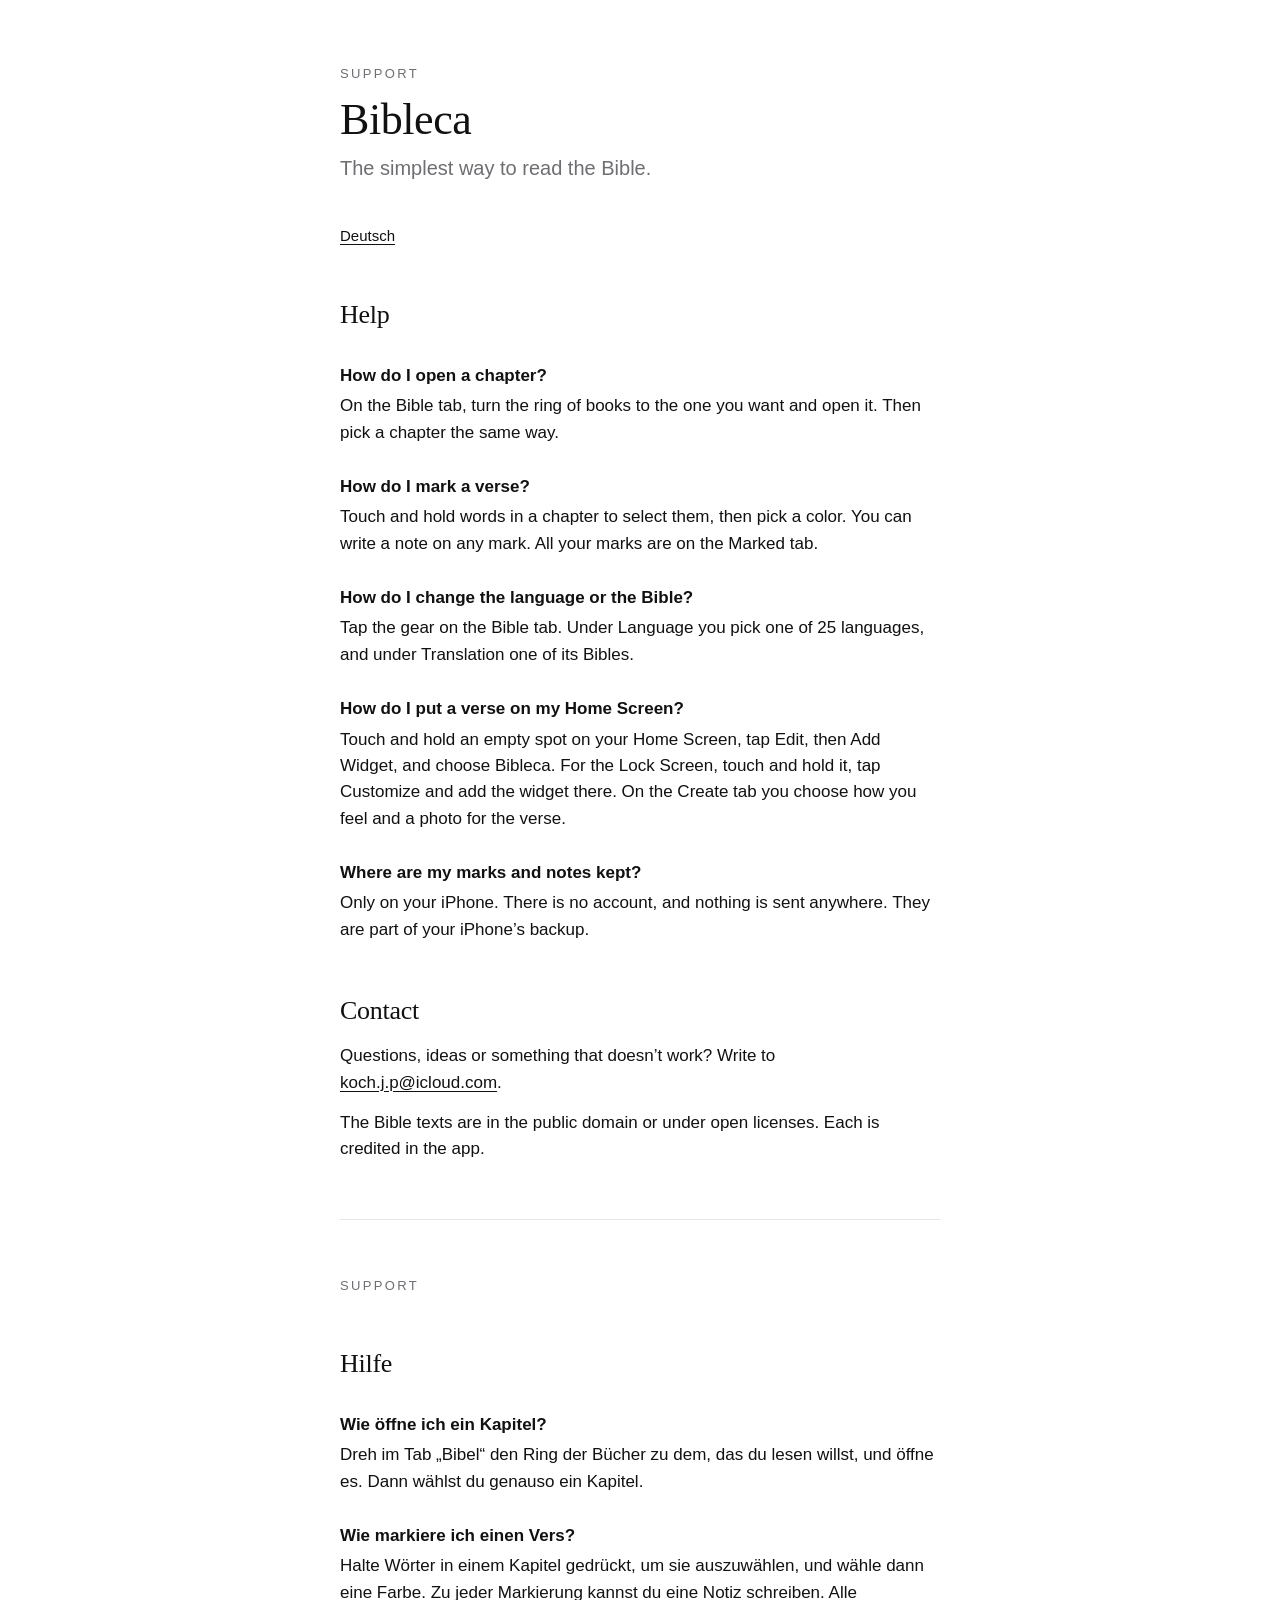
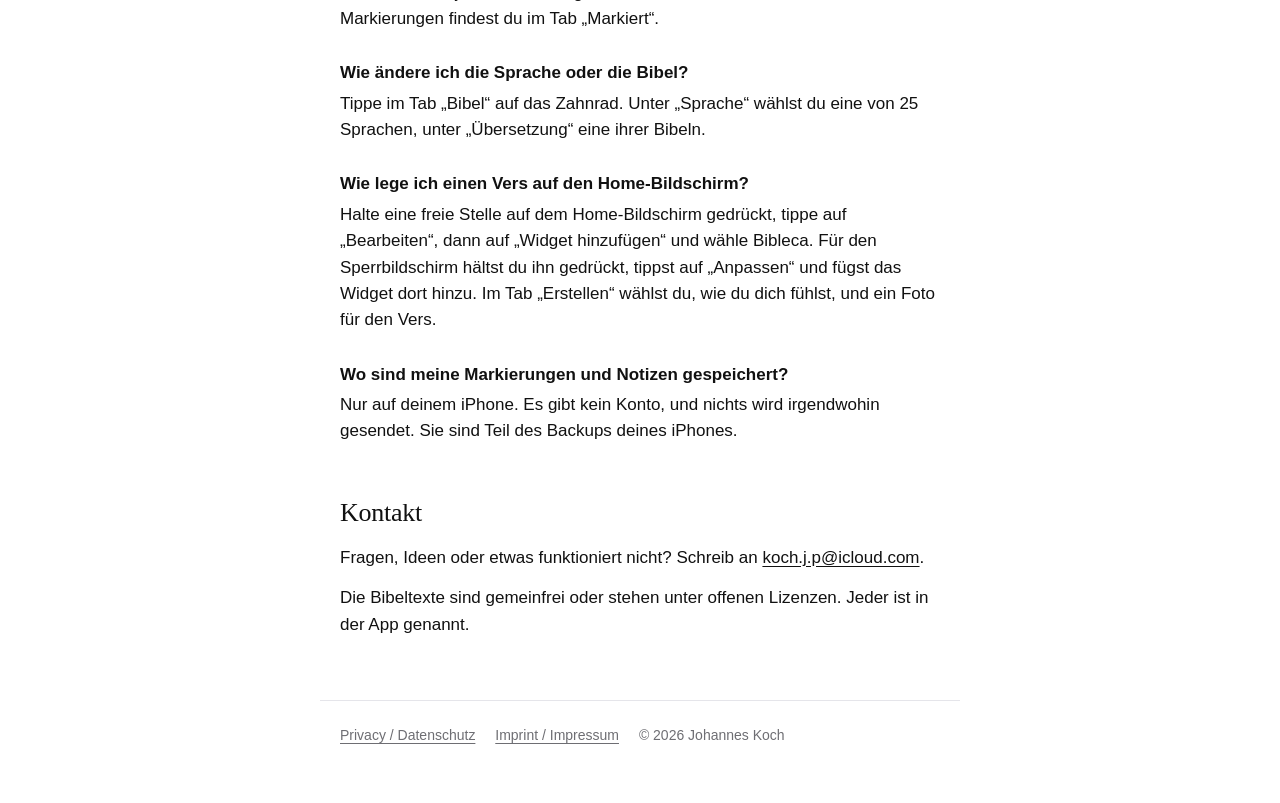
<file: index.html>
<!doctype html>
<html lang="en">
<head>
  <meta charset="utf-8">
  <meta name="viewport" content="width=device-width, initial-scale=1">
  <title>Bibleca – Support</title>
  <meta name="description" content="Bibleca, the simplest way to read the Bible. Help and contact.">
  <link rel="stylesheet" href="style.css">
</head>
<body>
<main>
  <p class="eyebrow">Support</p>
  <h1>Bibleca</h1>
  <p class="lead">The simplest way to read the Bible.</p>
  <nav class="lang"><a href="#de">Deutsch</a></nav>

  <h2>Help</h2>

  <h3>How do I open a chapter?</h3>
  <p>On the Bible tab, turn the ring of books to the one you want and open it. Then pick a chapter the same way.</p>

  <h3>How do I mark a verse?</h3>
  <p>Touch and hold words in a chapter to select them, then pick a color. You can write a note on any mark. All your marks are on the Marked tab.</p>

  <h3>How do I change the language or the Bible?</h3>
  <p>Tap the gear on the Bible tab. Under Language you pick one of 25 languages, and under Translation one of its Bibles.</p>

  <h3>How do I put a verse on my Home Screen?</h3>
  <p>Touch and hold an empty spot on your Home Screen, tap Edit, then Add Widget, and choose Bibleca. For the Lock Screen, touch and hold it, tap Customize and add the widget there. On the Create tab you choose how you feel and a photo for the verse.</p>

  <h3>Where are my marks and notes kept?</h3>
  <p>Only on your iPhone. There is no account, and nothing is sent anywhere. They are part of your iPhone’s backup.</p>

  <h2>Contact</h2>
  <p>Questions, ideas or something that doesn’t work? Write to <a href="mailto:koch.j.p@icloud.com">koch.j.p@icloud.com</a>.</p>

  <p>The Bible texts are in the public domain or under open licenses. Each is credited in the app.</p>

  <hr id="de">

  <p class="eyebrow">Support</p>
  <h2 lang="de">Hilfe</h2>
  <div lang="de">
    <h3>Wie öffne ich ein Kapitel?</h3>
    <p>Dreh im Tab „Bibel“ den Ring der Bücher zu dem, das du lesen willst, und öffne es. Dann wählst du genauso ein Kapitel.</p>

    <h3>Wie markiere ich einen Vers?</h3>
    <p>Halte Wörter in einem Kapitel gedrückt, um sie auszuwählen, und wähle dann eine Farbe. Zu jeder Markierung kannst du eine Notiz schreiben. Alle Markierungen findest du im Tab „Markiert“.</p>

    <h3>Wie ändere ich die Sprache oder die Bibel?</h3>
    <p>Tippe im Tab „Bibel“ auf das Zahnrad. Unter „Sprache“ wählst du eine von 25 Sprachen, unter „Übersetzung“ eine ihrer Bibeln.</p>

    <h3>Wie lege ich einen Vers auf den Home-Bildschirm?</h3>
    <p>Halte eine freie Stelle auf dem Home-Bildschirm gedrückt, tippe auf „Bearbeiten“, dann auf „Widget hinzufügen“ und wähle Bibleca. Für den Sperrbildschirm hältst du ihn gedrückt, tippst auf „Anpassen“ und fügst das Widget dort hinzu. Im Tab „Erstellen“ wählst du, wie du dich fühlst, und ein Foto für den Vers.</p>

    <h3>Wo sind meine Markierungen und Notizen gespeichert?</h3>
    <p>Nur auf deinem iPhone. Es gibt kein Konto, und nichts wird irgendwohin gesendet. Sie sind Teil des Backups deines iPhones.</p>

    <h2>Kontakt</h2>
    <p>Fragen, Ideen oder etwas funktioniert nicht? Schreib an <a href="mailto:koch.j.p@icloud.com">koch.j.p@icloud.com</a>.</p>

    <p>Die Bibeltexte sind gemeinfrei oder stehen unter offenen Lizenzen. Jeder ist in der App genannt.</p>
  </div>
</main>
<footer>
  <a href="privacy.html">Privacy / Datenschutz</a>
  <a href="imprint.html">Imprint / Impressum</a>
  <span>© 2026 Johannes Koch</span>
</footer>
</body>
</html>
</file>
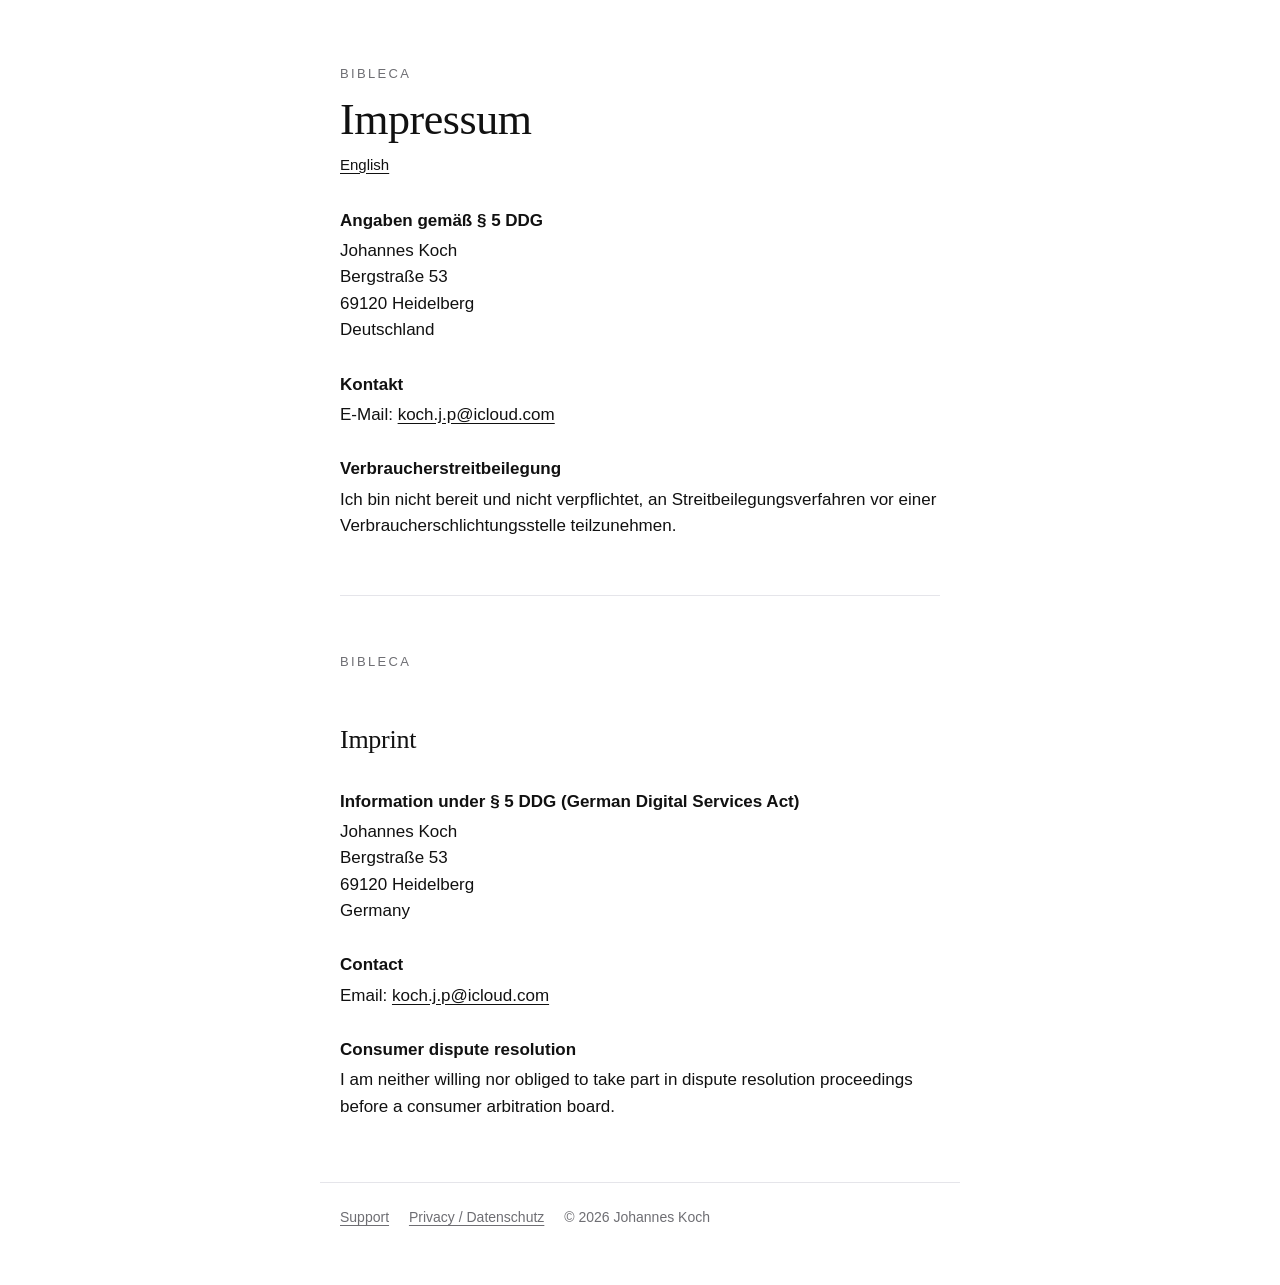
<file: imprint.html>
<!doctype html>
<html lang="de">
<head>
  <meta charset="utf-8">
  <meta name="viewport" content="width=device-width, initial-scale=1">
  <title>Bibleca – Impressum</title>
  <link rel="stylesheet" href="style.css">
</head>
<body>
<main>
  <p class="eyebrow">Bibleca</p>
  <h1>Impressum</h1>
  <nav class="lang"><a href="#en">English</a></nav>

  <h3>Angaben gemäß § 5 DDG</h3>
  <address>Johannes Koch<br>Bergstraße 53<br>69120 Heidelberg<br>Deutschland</address>

  <h3>Kontakt</h3>
  <p>E-Mail: <a href="mailto:koch.j.p@icloud.com">koch.j.p@icloud.com</a></p>

  <h3>Verbraucherstreitbeilegung</h3>
  <p>Ich bin nicht bereit und nicht verpflichtet, an Streitbeilegungsverfahren vor einer Verbraucherschlichtungsstelle teilzunehmen.</p>

  <hr id="en">

  <div lang="en">
    <p class="eyebrow">Bibleca</p>
    <h2>Imprint</h2>
    <h3>Information under § 5 DDG (German Digital Services Act)</h3>
    <address>Johannes Koch<br>Bergstraße 53<br>69120 Heidelberg<br>Germany</address>

    <h3>Contact</h3>
    <p>Email: <a href="mailto:koch.j.p@icloud.com">koch.j.p@icloud.com</a></p>

    <h3>Consumer dispute resolution</h3>
    <p>I am neither willing nor obliged to take part in dispute resolution proceedings before a consumer arbitration board.</p>
  </div>
</main>
<footer>
  <a href="index.html">Support</a>
  <a href="privacy.html">Privacy / Datenschutz</a>
  <span>© 2026 Johannes Koch</span>
</footer>
</body>
</html>
</file>
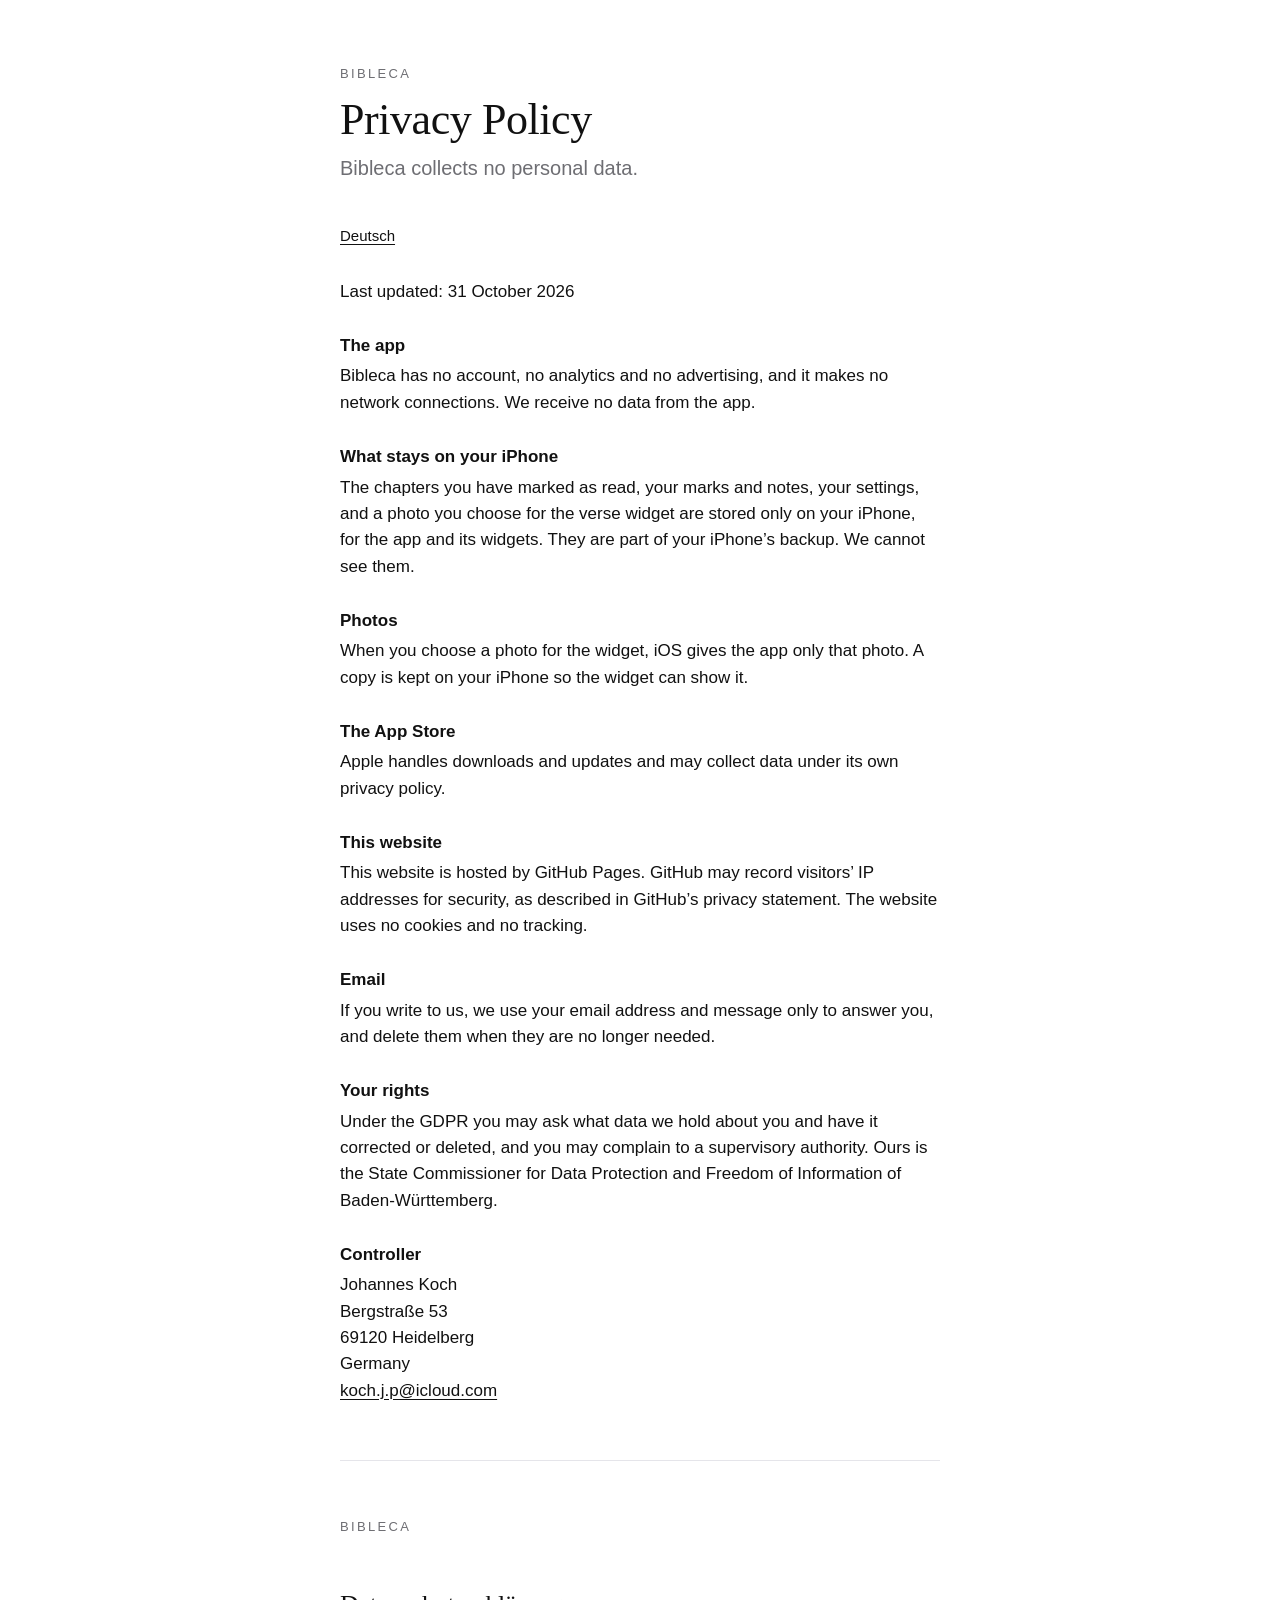
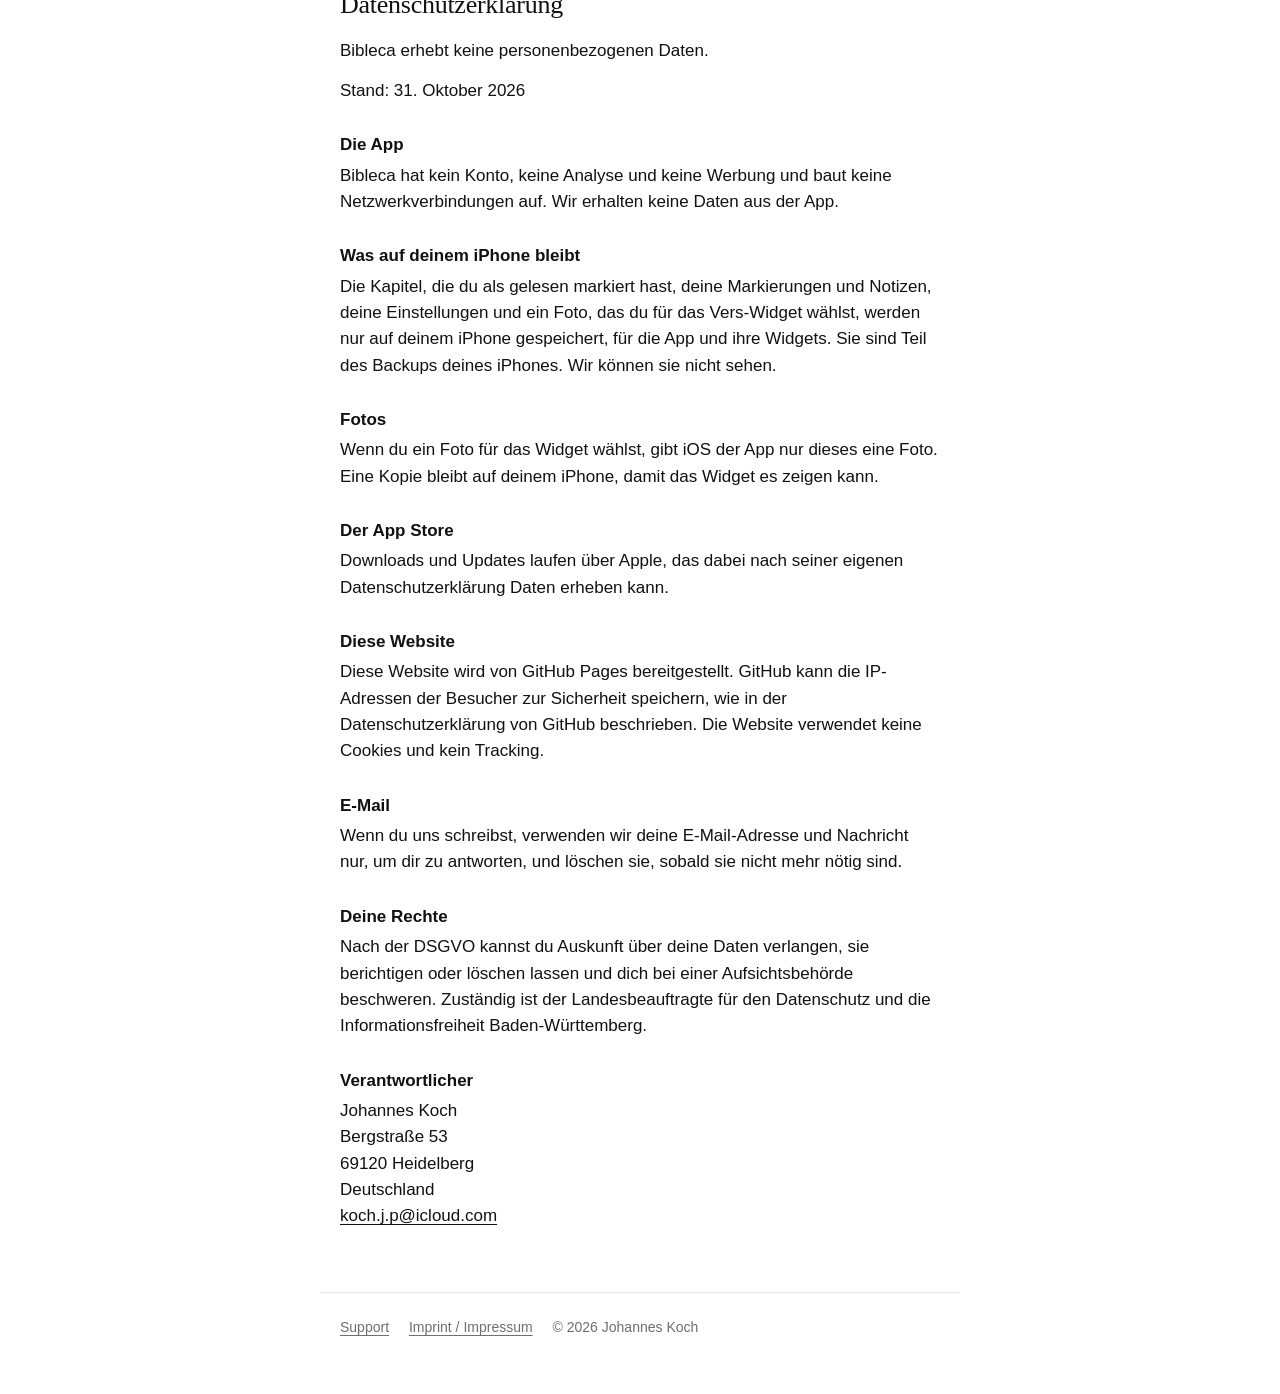
<file: privacy.html>
<!doctype html>
<html lang="en">
<head>
  <meta charset="utf-8">
  <meta name="viewport" content="width=device-width, initial-scale=1">
  <title>Bibleca – Privacy Policy</title>
  <meta name="description" content="Bibleca collects no personal data.">
  <link rel="stylesheet" href="style.css">
</head>
<body>
<main>
  <p class="eyebrow">Bibleca</p>
  <h1>Privacy Policy</h1>
  <p class="lead">Bibleca collects no personal data.</p>
  <nav class="lang"><a href="#de">Deutsch</a></nav>

  <p>Last updated: 31 October 2026</p>

  <h3>The app</h3>
  <p>Bibleca has no account, no analytics and no advertising, and it makes no network connections. We receive no data from the app.</p>

  <h3>What stays on your iPhone</h3>
  <p>The chapters you have marked as read, your marks and notes, your settings, and a photo you choose for the verse widget are stored only on your iPhone, for the app and its widgets. They are part of your iPhone’s backup. We cannot see them.</p>

  <h3>Photos</h3>
  <p>When you choose a photo for the widget, iOS gives the app only that photo. A copy is kept on your iPhone so the widget can show it.</p>

  <h3>The App Store</h3>
  <p>Apple handles downloads and updates and may collect data under its own privacy policy.</p>

  <h3>This website</h3>
  <p>This website is hosted by GitHub Pages. GitHub may record visitors’ IP addresses for security, as described in GitHub’s privacy statement. The website uses no cookies and no tracking.</p>

  <h3>Email</h3>
  <p>If you write to us, we use your email address and message only to answer you, and delete them when they are no longer needed.</p>

  <h3>Your rights</h3>
  <p>Under the GDPR you may ask what data we hold about you and have it corrected or deleted, and you may complain to a supervisory authority. Ours is the State Commissioner for Data Protection and Freedom of Information of Baden-Württemberg.</p>

  <h3>Controller</h3>
  <address>Johannes Koch<br>Bergstraße 53<br>69120 Heidelberg<br>Germany<br><a href="mailto:koch.j.p@icloud.com">koch.j.p@icloud.com</a></address>

  <hr id="de">

  <div lang="de">
    <p class="eyebrow">Bibleca</p>
    <h2>Datenschutzerklärung</h2>
    <p>Bibleca erhebt keine personenbezogenen Daten.</p>
    <p>Stand: 31. Oktober 2026</p>

    <h3>Die App</h3>
    <p>Bibleca hat kein Konto, keine Analyse und keine Werbung und baut keine Netzwerkverbindungen auf. Wir erhalten keine Daten aus der App.</p>

    <h3>Was auf deinem iPhone bleibt</h3>
    <p>Die Kapitel, die du als gelesen markiert hast, deine Markierungen und Notizen, deine Einstellungen und ein Foto, das du für das Vers-Widget wählst, werden nur auf deinem iPhone gespeichert, für die App und ihre Widgets. Sie sind Teil des Backups deines iPhones. Wir können sie nicht sehen.</p>

    <h3>Fotos</h3>
    <p>Wenn du ein Foto für das Widget wählst, gibt iOS der App nur dieses eine Foto. Eine Kopie bleibt auf deinem iPhone, damit das Widget es zeigen kann.</p>

    <h3>Der App Store</h3>
    <p>Downloads und Updates laufen über Apple, das dabei nach seiner eigenen Datenschutzerklärung Daten erheben kann.</p>

    <h3>Diese Website</h3>
    <p>Diese Website wird von GitHub Pages bereitgestellt. GitHub kann die IP-Adressen der Besucher zur Sicherheit speichern, wie in der Datenschutzerklärung von GitHub beschrieben. Die Website verwendet keine Cookies und kein Tracking.</p>

    <h3>E-Mail</h3>
    <p>Wenn du uns schreibst, verwenden wir deine E-Mail-Adresse und Nachricht nur, um dir zu antworten, und löschen sie, sobald sie nicht mehr nötig sind.</p>

    <h3>Deine Rechte</h3>
    <p>Nach der DSGVO kannst du Auskunft über deine Daten verlangen, sie berichtigen oder löschen lassen und dich bei einer Aufsichtsbehörde beschweren. Zuständig ist der Landesbeauftragte für den Datenschutz und die Informationsfreiheit Baden-Württemberg.</p>

    <h3>Verantwortlicher</h3>
    <address>Johannes Koch<br>Bergstraße 53<br>69120 Heidelberg<br>Deutschland<br><a href="mailto:koch.j.p@icloud.com">koch.j.p@icloud.com</a></address>
  </div>
</main>
<footer>
  <a href="index.html">Support</a>
  <a href="imprint.html">Imprint / Impressum</a>
  <span>© 2026 Johannes Koch</span>
</footer>
</body>
</html>
</file>
<file: style.css>
:root {
  --paper: #ffffff;
  --ink: #111111;
  --muted: #6e6e73;
  --rule: #e5e5ea;
  --link: #111111;
  color-scheme: light dark;
}

@media (prefers-color-scheme: dark) {
  :root {
    --paper: #000000;
    --ink: #f5f5f7;
    --muted: #98989d;
    --rule: #2c2c2e;
    --link: #f5f5f7;
  }
}

* { box-sizing: border-box; }

body {
  margin: 0;
  background: var(--paper);
  color: var(--ink);
  font: 17px/1.55 -apple-system, BlinkMacSystemFont, "Helvetica Neue", Arial, sans-serif;
  -webkit-text-size-adjust: 100%;
}

main {
  max-width: 640px;
  margin: 0 auto;
  padding: 64px 20px 48px;
}

h1, h2 {
  font-family: ui-serif, "New York", Georgia, serif;
  font-weight: 400;
  letter-spacing: -0.01em;
}

h1 { font-size: 44px; line-height: 1.1; margin: 0 0 8px; }
h2 { font-size: 26px; margin: 48px 0 12px; }
h3 { font-size: 17px; margin: 28px 0 4px; }

.eyebrow {
  margin: 0 0 12px;
  color: var(--muted);
  font-size: 13px;
  letter-spacing: 0.18em;
  text-transform: uppercase;
}

.lead { font-size: 20px; color: var(--muted); margin: 0 0 40px; }

p { margin: 0 0 14px; }

a { color: var(--link); text-underline-offset: 3px; }

address { font-style: normal; margin: 0 0 14px; }

hr { border: 0; border-top: 1px solid var(--rule); margin: 56px 0; }

nav.lang { margin: 0 0 32px; font-size: 15px; color: var(--muted); }

footer {
  max-width: 640px;
  margin: 0 auto;
  padding: 24px 20px 56px;
  border-top: 1px solid var(--rule);
  color: var(--muted);
  font-size: 14px;
}

footer a { color: var(--muted); margin-right: 16px; }
</file>
